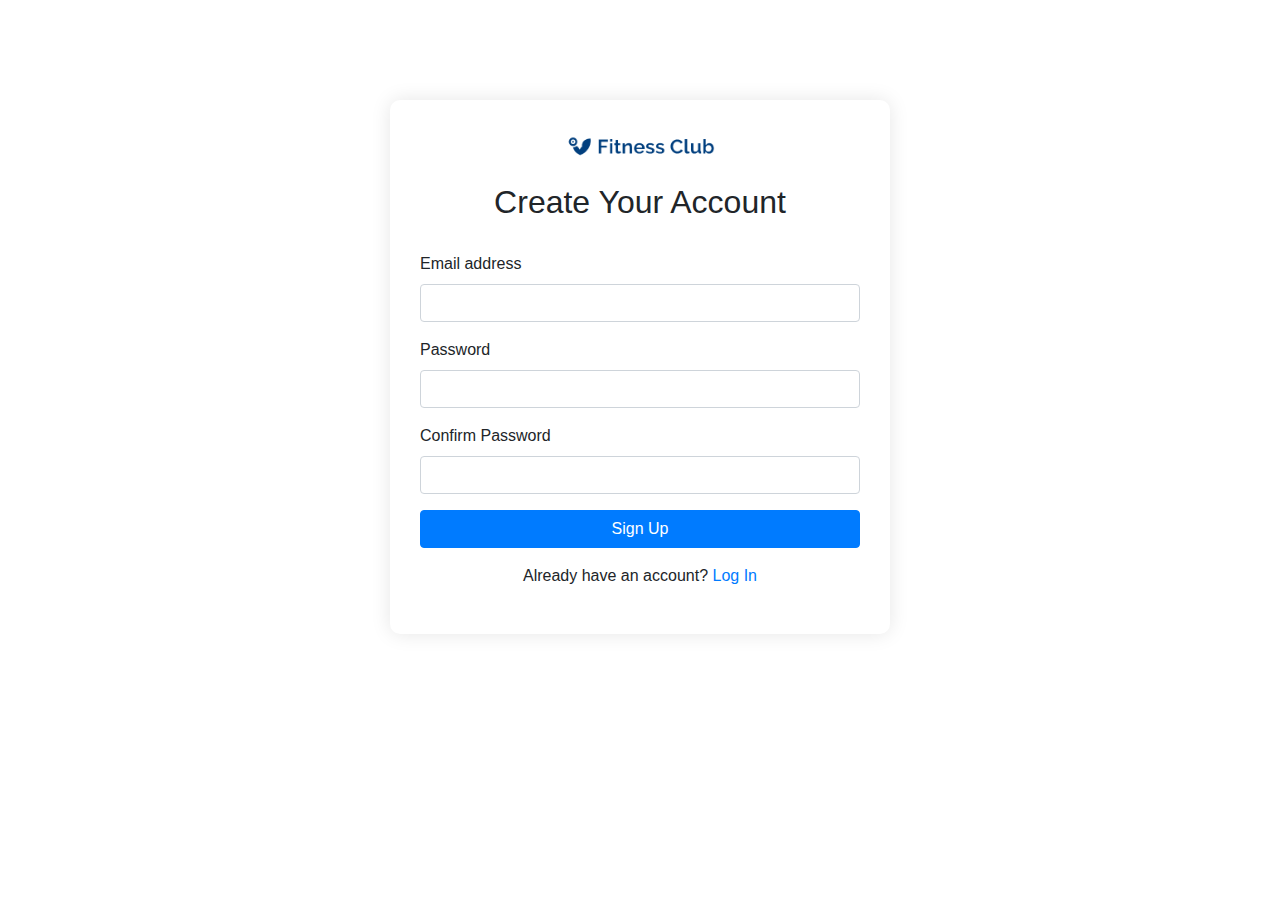
<file: GYM_PROJECT/login.html>
<!DOCTYPE html>
<html lang="en">
<head>
    <meta charset="UTF-8">
    <meta name="viewport" content="width=device-width, initial-scale=1.0">
    <title>Fit-Forge AI - Login</title>
    <link rel="stylesheet" href="https://stackpath.bootstrapcdn.com/bootstrap/4.1.3/css/bootstrap.min.css">
    <link rel="stylesheet" href="https://stackpath.bootstrapcdn.com/font-awesome/4.7.0/css/font-awesome.min.css">
    <link rel="stylesheet" href="style.css">
    <style>
        .login-container {
            background-color: white;
            padding: 30px;
            border-radius: 10px;
            box-shadow: 0 0 20px rgba(0,0,0,0.1);
            max-width: 500px;
            margin: 100px auto;
        }
        .login-header {
            text-align: center;
            margin-bottom: 30px;
        }
        .login-header img {
            width: 150px;
            margin-bottom: 20px;
        }
    </style>
</head>
<body>
    <div class="login-container">
        <div class="login-header">
            <img src="images/logo.png" alt="FitForge AI">
            <h2>Create Your Account</h2>
        </div>
        <form id="loginForm">
            <div class="form-group">
                <label for="email">Email address</label>
                <input type="email" class="form-control" id="email" required>
            </div>
            <div class="form-group">
                <label for="password">Password</label>
                <input type="password" class="form-control" id="password" required>
            </div>
            <div class="form-group">
                <label for="confirmPassword">Confirm Password</label>
                <input type="password" class="form-control" id="confirmPassword" required>
            </div>
            <button type="submit" class="btn btn-primary btn-block">Sign Up</button>
            <p class="text-center mt-3">Already have an account? <a href="#">Log In</a></p>
        </form>
    </div>

    <script>
        document.getElementById('loginForm').addEventListener('submit', function(e) {
            e.preventDefault();
            if(document.getElementById('password').value !== document.getElementById('confirmPassword').value) {
                alert("Passwords don't match!");
                return;
            }
            localStorage.setItem('loggedIn', 'true');
            window.location.href = 'questionnaire.html';
        });
    </script>
</body>
</html>
</file>
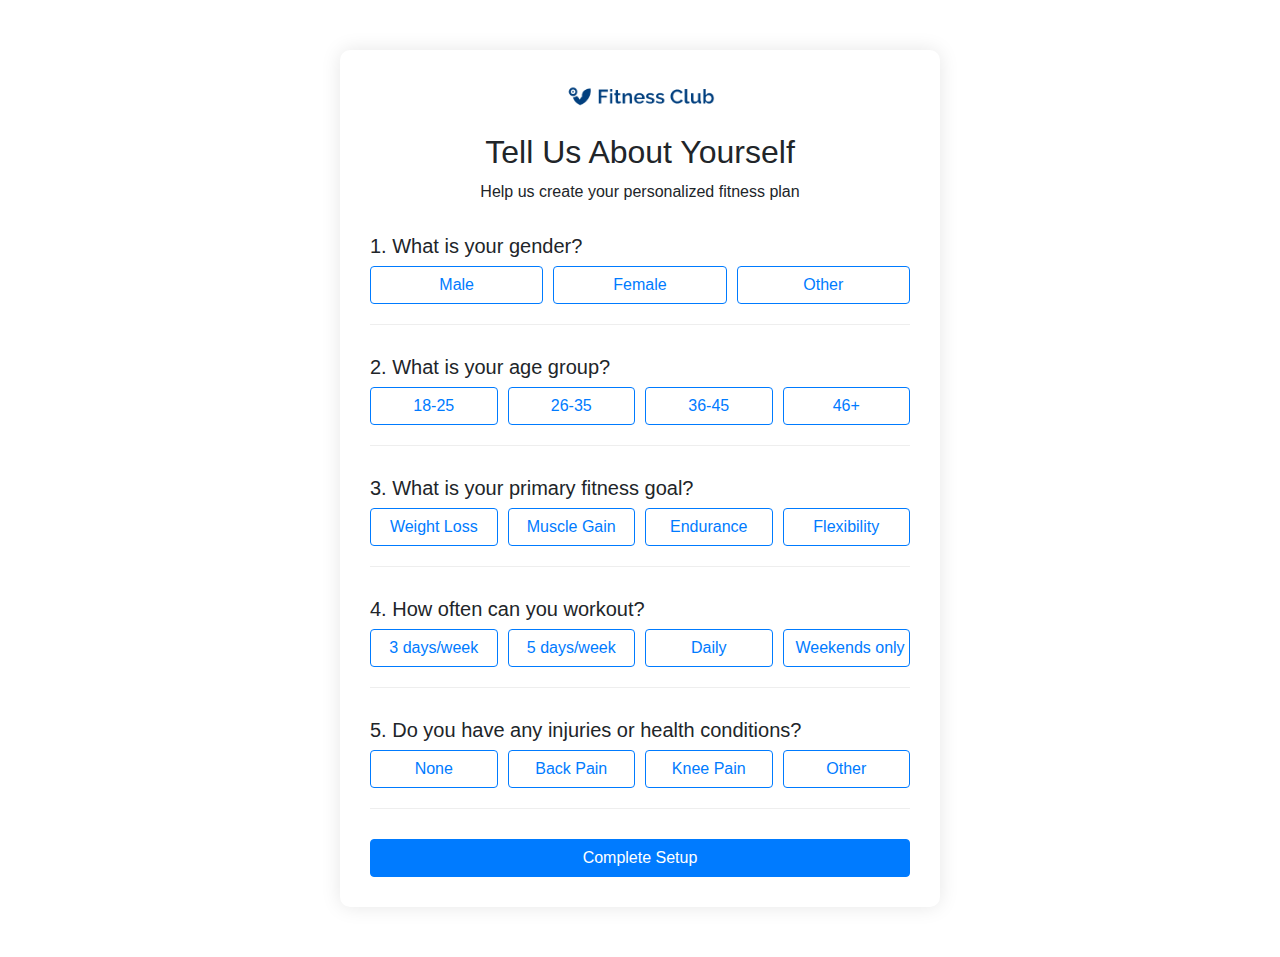
<file: GYM_PROJECT/questionnaire.html>
<!DOCTYPE html>
<html lang="en">
<head>
    <meta charset="UTF-8">
    <meta name="viewport" content="width=device-width, initial-scale=1.0">
    <title>Fit-Forge AI - Questionnaire</title>
    <link rel="stylesheet" href="https://stackpath.bootstrapcdn.com/bootstrap/4.1.3/css/bootstrap.min.css">
    <link rel="stylesheet" href="https://stackpath.bootstrapcdn.com/font-awesome/4.7.0/css/font-awesome.min.css">
    <link rel="stylesheet" href="style.css">
    <style>
        .questionnaire-container {
            background-color: white;
            padding: 30px;
            border-radius: 10px;
            box-shadow: 0 0 20px rgba(0,0,0,0.1);
            max-width: 600px;
            margin: 50px auto;
        }
        .questionnaire-header {
            text-align: center;
            margin-bottom: 30px;
        }
        .questionnaire-header img {
            width: 150px;
            margin-bottom: 20px;
        }
        .question {
            margin-bottom: 30px;
            padding-bottom: 20px;
            border-bottom: 1px solid #eee;
        }
        .question:last-child {
            border-bottom: none;
        }
        .options {
            display: flex;
            flex-wrap: wrap;
            gap: 10px;
        }
        .option-btn {
            flex: 1;
            min-width: 120px;
        }
    </style>
</head>
<body>
    <div class="questionnaire-container">
        <div class="questionnaire-header">
            <img src="images/logo.png" alt="FitForge AI">
            <h2>Tell Us About Yourself</h2>
            <p>Help us create your personalized fitness plan</p>
        </div>
        
        <form id="questionnaireForm">
            <div class="question">
                <h5>1. What is your gender?</h5>
                <div class="options">
                    <button type="button" class="btn btn-outline-primary option-btn" data-value="male">Male</button>
                    <button type="button" class="btn btn-outline-primary option-btn" data-value="female">Female</button>
                    <button type="button" class="btn btn-outline-primary option-btn" data-value="other">Other</button>
                </div>
                <input type="hidden" id="gender" name="gender" required>
            </div>
            
            <div class="question">
                <h5>2. What is your age group?</h5>
                <div class="options">
                    <button type="button" class="btn btn-outline-primary option-btn" data-value="18-25">18-25</button>
                    <button type="button" class="btn btn-outline-primary option-btn" data-value="26-35">26-35</button>
                    <button type="button" class="btn btn-outline-primary option-btn" data-value="36-45">36-45</button>
                    <button type="button" class="btn btn-outline-primary option-btn" data-value="46+">46+</button>
                </div>
                <input type="hidden" id="age" name="age" required>
            </div>
            
            <div class="question">
                <h5>3. What is your primary fitness goal?</h5>
                <div class="options">
                    <button type="button" class="btn btn-outline-primary option-btn" data-value="weight-loss">Weight Loss</button>
                    <button type="button" class="btn btn-outline-primary option-btn" data-value="muscle-gain">Muscle Gain</button>
                    <button type="button" class="btn btn-outline-primary option-btn" data-value="endurance">Endurance</button>
                    <button type="button" class="btn btn-outline-primary option-btn" data-value="flexibility">Flexibility</button>
                </div>
                <input type="hidden" id="goal" name="goal" required>
            </div>
            
            <div class="question">
                <h5>4. How often can you workout?</h5>
                <div class="options">
                    <button type="button" class="btn btn-outline-primary option-btn" data-value="3-days">3 days/week</button>
                    <button type="button" class="btn btn-outline-primary option-btn" data-value="5-days">5 days/week</button>
                    <button type="button" class="btn btn-outline-primary option-btn" data-value="daily">Daily</button>
                    <button type="button" class="btn btn-outline-primary option-btn" data-value="weekends">Weekends only</button>
                </div>
                <input type="hidden" id="frequency" name="frequency" required>
            </div>
            
            <div class="question">
                <h5>5. Do you have any injuries or health conditions?</h5>
                <div class="options">
                    <button type="button" class="btn btn-outline-primary option-btn" data-value="none">None</button>
                    <button type="button" class="btn btn-outline-primary option-btn" data-value="back-pain">Back Pain</button>
                    <button type="button" class="btn btn-outline-primary option-btn" data-value="knee-pain">Knee Pain</button>
                    <button type="button" class="btn btn-outline-primary option-btn" data-value="other-condition">Other</button>
                </div>
                <input type="hidden" id="conditions" name="conditions" required>
            </div>
            
            <button type="submit" class="btn btn-primary btn-block mt-4">Complete Setup</button>
        </form>
    </div>

    <script>
        // Handle option button clicks
        document.querySelectorAll('.option-btn').forEach(btn => {
            btn.addEventListener('click', function() {
                // Remove active class from siblings
                this.parentElement.querySelectorAll('.option-btn').forEach(b => {
                    b.classList.remove('active');
                });
                
                // Add active class to clicked button
                this.classList.add('active');
                
                // Update corresponding hidden input
                const questionDiv = this.closest('.question');
                const hiddenInput = questionDiv.querySelector('input[type="hidden"]');
                hiddenInput.value = this.dataset.value;
            });
        });

        // Handle form submission
        document.getElementById('questionnaireForm').addEventListener('submit', function(e) {
            e.preventDefault();
            
            // Validate all questions are answered
            const allAnswered = Array.from(document.querySelectorAll('input[type="hidden"]')).every(input => input.value);
            
            if(!allAnswered) {
                alert('Please answer all questions before proceeding.');
                return;
            }
            
            // Store answers (in a real app, you'd send to server)
            const formData = new FormData(this);
            const answers = Object.fromEntries(formData.entries());
            localStorage.setItem('userProfile', JSON.stringify(answers));
            
            // Redirect to dashboard
            window.location.href = 'dashboard.html';
        });
    </script>
</body>
</html>
</file>
<file: GYM_PROJECT/style.css>
*
{
    padding: 0;
    margin: 0;
}
#header
{
    background-image: url(images/banner.jpg);
    height: 80vh;
    background-size: cover;
    background-position: center;
}
.navbar-nav li a
{
    float: right;
    color: #fff!important;
}
.navbar-brand img
{
    width: 150px;
    margin-left: 30px;
}
.navbar-toggler
{
    border: none!important;
    outline: none !important;
}
nav .fa-bars
{
    color: #fff;
    font-size: 26px;
}
/*-----------------Welcome Text-----------------*/
.welcome
{
    padding: 50px 100px;
    margin-top: -140px;
    background-color: #fff;
    box-shadow: 0 0 20px 7px rgba(0,0,0,0.2);
}
.welcome h1
{
    color: #333;
}
.welcome .home-btn
{
   margin-top: 10px;
    padding: 10px 30px;
    border-radius: 30px;
    color: #fff;
    background-color: #013f7e;
}
.welcome .btn:focus
{
    box-shadow: none;
}

/*-----------------------About us----------------------*/
/* Feature Slider Styles */
.feature-slider-container {
    position: relative;
    max-width: 1200px;
    margin: 0 auto;
    overflow: hidden;
    border-radius: 15px;
    box-shadow: 0 15px 30px rgba(0,0,0,0.1);
  }
  
  .feature-slider {
    display: flex;
    transition: transform 0.6s cubic-bezier(0.25, 0.46, 0.45, 0.94);
  }
  
  .feature-slide {
    min-width: 100%;
    padding: 40px;
    background: white;
  }
  
  .feature-content {
    padding: 20px;
  }
  
  .feature-content h3 {
    color: #013f7e;
    font-size: 2rem;
    margin-bottom: 20px;
    font-weight: 700;
  }
  
  .feature-content p {
    font-size: 1.1rem;
    line-height: 1.6;
    color: #555;
    margin-bottom: 25px;
  }
  
  .feature-list {
    list-style: none;
    padding: 0;
  }
  
  .feature-list li {
    margin-bottom: 12px;
    font-size: 1rem;
    color: #333;
  }
  
  .feature-list i {
    color: #28a745;
    margin-right: 10px;
  }
  
  .feature-image {
    border-radius: 10px;
    overflow: hidden;
    box-shadow: 0 10px 20px rgba(0,0,0,0.1);
    transition: transform 0.3s;
  }
  
  .feature-image:hover {
    transform: scale(1.02);
  }
  
  .feature-image img {
    width: 100%;
    height: auto;
    display: block;
  }
  
  .slider-controls {
    display: flex;
    justify-content: center;
    align-items: center;
    padding: 20px 0;
  }
  
  .slider-prev, .slider-next {
    background: #013f7e;
    color: white;
    border: none;
    width: 40px;
    height: 40px;
    border-radius: 50%;
    display: flex;
    align-items: center;
    justify-content: center;
    cursor: pointer;
    transition: all 0.3s;
    margin: 0 15px;
  }
  
  .slider-prev:hover, .slider-next:hover {
    background: #0261c7;
    transform: scale(1.1);
  }
  
  .slider-dots {
    display: flex;
  }
  
  .slider-dot {
    width: 12px;
    height: 12px;
    border-radius: 50%;
    background: #ccc;
    margin: 0 5px;
    cursor: pointer;
    transition: all 0.3s;
  }
  
  .slider-dot.active {
    background: #013f7e;
    transform: scale(1.2);
  }
  
  /* Responsive adjustments */
  @media (max-width: 768px) {
    .feature-slide .row {
      flex-direction: column-reverse;
    }
    
    .feature-content {
      padding: 20px 0;
    }
    
    .feature-content h3 {
      font-size: 1.5rem;
    }
  }
/*------------------Services--------------------*/

#services
{
    background-color: #efefef;
    padding-top: 80px;
    padding-bottom: 80px;
}
#services .col-md-4
{
    padding: 20px;
}
#services .col-md-4 h4
{
    padding: 5px;
}
#services .col-md-4 img
{
    width: 50px;
}
#services .col-md-4 p
{
    padding: 5px;
    text-align: justify;
}

/*-------------------Features---------------------*/
#features
{
    padding-top: 100px;
    padding-bottom: 100px;
    background: linear-gradient(rgba(0,0,0,0.8),rgba(0,0,0,0.8)),url(images/feature-background.jpg);
    background-position: center;
    background-size: cover;
    background-attachment: fixed;
    color: #fff;
}
#features .col-md-6
{
    padding: 20px;
}
.feature-box
{
    height: 120px;
}
.feature-box .feature-left
{
    height: 120px;
    width: 20%;
    float: left;
}
.feature-box .feature-left .fa
{
    padding-top: 13px;
    font-size: 50px;
}
.feature-box .feature-right
{
    height: 120px;
    width: 80%;
    float: left;
}
.feature-box .feature-right h4
{
    padding-top: 10px;
    padding-left: 15px;
    text-align: left;
}
.feature-box .feature-right p
{
    padding-left: 15px;
    text-align: left;
}

/*-----------------Testimonials-------------------*/
#testimonials
{
    padding-top: 100px;
    padding-bottom: 100px;
}
#testimonials .col-md-4
{
    padding: 10px 30px;
}
#testimonials img
{
    width: 60px;
    height: 60px;
    border-radius: 50%;
    margin-left: -30px;
    margin-top: -40px;
    border: 5px solid #fff;
    margin-bottom: 30px;
}
.review
{
    font-size: 16px;
    padding: 10px 10px 10px 30px;
    border-radius: 10px;
    box-shadow: 0px 0px 20px 1px rgba(0,0,0,0.2);
}
.review .fa-twitter
{
    color: #013f7e;
}
#testimonials span
{
    color: #013f7e;
    font-weight: 600;
    font-size: 18px;
}
#testimonials h1
{
    margin-bottom: 20px;
    color: #013f7e;
}
#testimonials p
{
    padding-bottom: 20px; 
}
#testimonials .middle
{
    margin-bottom: -30px;
    margin-top: -30px;
}

/*-------------Subscribe------------*/
.subscribe
{
    padding: 50px 20px;
    background-color: #013f7e;
    position: relative;
    box-shadow: 0 0 20px 7px rgba(0,0,0,0.2);
    margin-bottom: -160px;
}
.subscribe h3, .subscribe p
{
    color: #fff;
}

.subscribe .input-group
{
    border-radius: 30px;
    background: #fff;
    max-width: 500px;
    margin: 10px auto;
    padding: 5px;
}
.subscribe .form-control
{
    border: none;
    background: transparent;
}
.subscribe .form-control:focus
{
    box-shadow: none;
    background: transparent;
}
.subscribe .input-group-append
{
    background-image: linear-gradient(to right, #1c03b5, #5c8bef);
    border-radius: 30px;
}
.subscribe .input-group-text
{
    background: transparent;
    border: none;
    color: #fff;
}
.subscribe .btn:focus
{
    box-shadow: none;
}

/*-------------------Footer--------------------*/
#footer
{
    margin-top: 80px;
    padding: 100px;
    background-color: #efefef;
    color: #013f7e;
}

.footer-logo
{
    width: 150px;
    margin-top: 25px;
    margin-bottom: 15px;
}
#footer h1
{
    font-size: 15px;
    text-align: left;
    margin-top: 25px;
    margin-bottom: 25px;
}
#footer p
{
    font-size: 12px;
    text-align: left;
}
#footer .city
{
    margin-left: 37px;
}
#footer .row .fa
{
    padding-right: 20px;
    font-size: 15px;
}
#footer hr
{
    margin-top: 10px;
}
#footer .fa-heart-o
{
    color: red;
    font-size: 17px;
}
#footer .copyright
{
    margin-bottom: -80px;
    text-align: center;
    font-size: 15px;
}

/* Login Page Styles */
.login-container {
    background-color: white;
    padding: 30px;
    border-radius: 10px;
    box-shadow: 0 0 20px rgba(0,0,0,0.1);
    max-width: 500px;
    margin: 100px auto;
}

.login-header {
    text-align: center;
    margin-bottom: 30px;
}

.login-header img {
    width: 150px;
    margin-bottom: 20px;
}

/* Questionnaire Styles */
.questionnaire-container {
    background-color: white;
    padding: 30px;
    border-radius: 10px;
    box-shadow: 0 0 20px rgba(0,0,0,0.1);
    max-width: 600px;
    margin: 50px auto;
}

.questionnaire-header {
    text-align: center;
    margin-bottom: 30px;
}

.questionnaire-header img {
    width: 150px;
    margin-bottom: 20px;
}

.question {
    margin-bottom: 30px;
    padding-bottom: 20px;
    border-bottom: 1px solid #eee;
}

.question:last-child {
    border-bottom: none;
}

.options {
    display: flex;
    flex-wrap: wrap;
    gap: 10px;
}

.option-btn {
    flex: 1;
    min-width: 120px;
}

/* Dashboard Styles */
.dashboard-header {
    background-color: #013f7e;
    color: white;
    padding: 20px 0;
    margin-bottom: 30px;
}

.camera-container {
    background-color: white;
    border-radius: 10px;
    padding: 20px;
    box-shadow: 0 0 10px rgba(0,0,0,0.1);
    margin-bottom: 30px;
}

#video {
    width: 100%;
    background-color: #ddd;
    border-radius: 5px;
}

#canvas {
    display: none;
}

.controls {
    margin-top: 20px;
    display: flex;
    justify-content: center;
    gap: 10px;
}

.stats-card {
    background-color: white;
    border-radius: 10px;
    padding: 20px;
    box-shadow: 0 0 10px rgba(0,0,0,0.1);
    margin-bottom: 20px;
}

.stats-card h5 {
    color: #013f7e;
    margin-bottom: 15px;
}

.posture-feedback {
    background-color: #f8f9fa;
    border-left: 4px solid #28a745;
    padding: 15px;
    margin-top: 20px;
    border-radius: 0 5px 5px 0;
}

.posture-feedback.warning {
    border-left-color: #ffc107;
}

.posture-feedback.danger {
    border-left-color: #dc3545;
}

/* Active state for option buttons */
.btn-outline-primary.active {
    background-color: #013f7e;
    color: white;
}
/* Add these styles to your existing CSS */

.video-wrapper {
    position: relative;
    width: 100%;
    margin-bottom: 15px;
    background-color: #000; /* Black background for video container */
    border-radius: 8px;
    overflow: hidden;
}

#video, #output {
    width: 100%;
    height: auto;
    display: block;
}

#output {
    position: absolute;
    top: 0;
    left: 0;
    pointer-events: none;
}

.status-indicator {
    display: flex;
    align-items: center;
    margin-bottom: 15px;
}

.status-indicator span {
    margin-left: 10px;
    font-weight: bold;
}

.feedback-item {
    display: flex;
    justify-content: space-between;
    margin-bottom: 8px;
    padding-bottom: 8px;
    border-bottom: 1px solid #eee;
}

.feedback-label {
    font-weight: bold;
    color: #555;
}

.feedback-value {
    font-weight: bold;
}

.feedback-value.correct {
    color: #28a745;
}

.feedback-value.warning {
    color: #ffc107;
}

.feedback-value.danger {
    color: #dc3545;
}

/* Loading spinner */
.fa-spin {
    animation: fa-spin 2s infinite linear;
}

@keyframes fa-spin {
    0% { transform: rotate(0deg); }
    100% { transform: rotate(359deg); }
}
</file>
